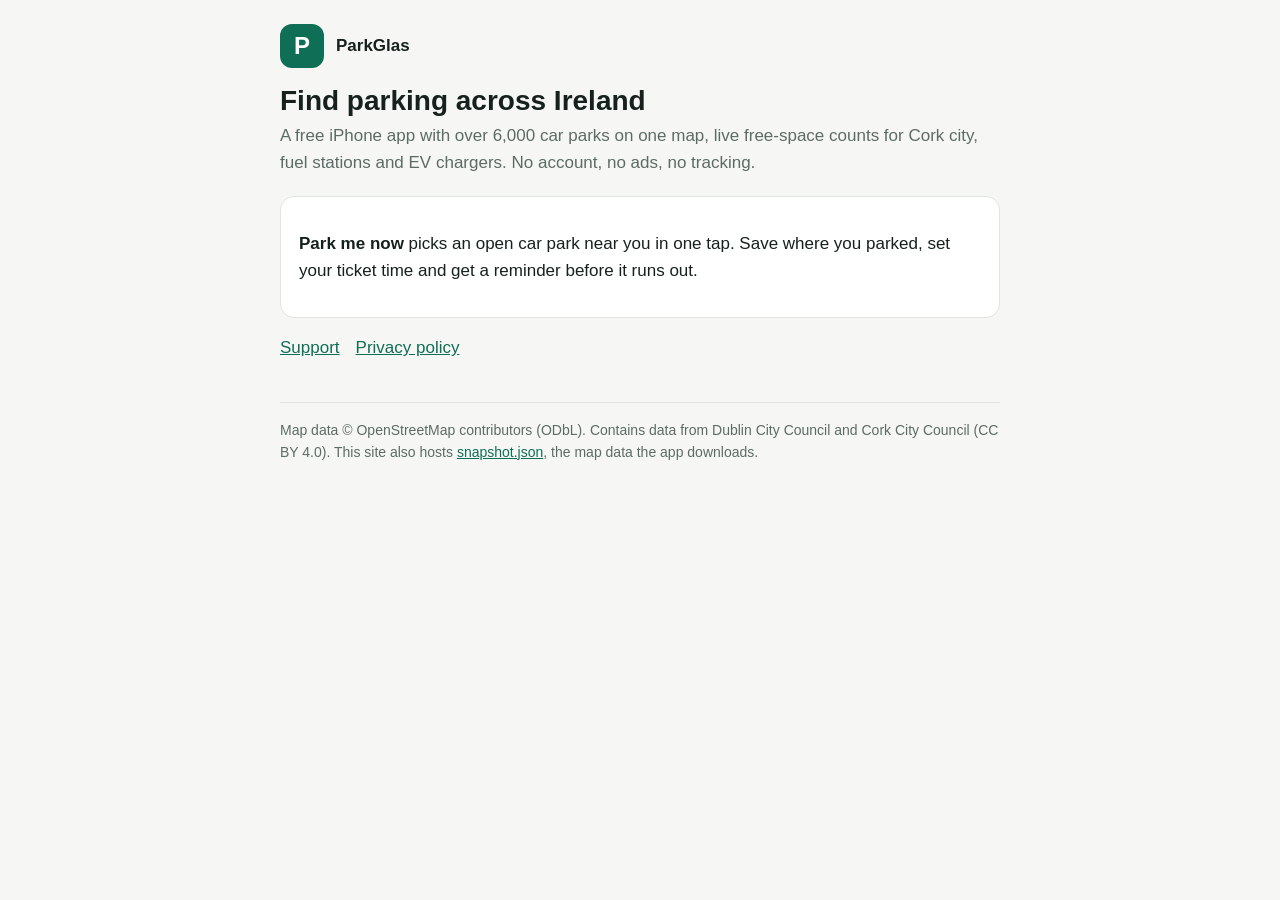
<file: web/index.html>
<!doctype html>
<html lang="en"><head><meta charset="utf-8"><meta name="viewport" content="width=device-width, initial-scale=1">
<title>ParkGlas: parking across Ireland</title><link rel="stylesheet" href="style.css"></head>
<body><main>
<header><div class="mark">P</div><strong>ParkGlas</strong></header>
<h1>Find parking across Ireland</h1>
<p class="sub">A free iPhone app with over 6,000 car parks on one map, live free-space counts for Cork city, fuel stations and EV chargers. No account, no ads, no tracking.</p>
<div class="card">
<p><strong>Park me now</strong> picks an open car park near you in one tap. Save where you parked, set your ticket time and get a reminder before it runs out.</p>
</div>
<nav><a href="support.html">Support</a><a href="privacy.html">Privacy policy</a></nav>
<footer>Map data © OpenStreetMap contributors (ODbL). Contains data from Dublin City Council and Cork City Council (CC BY 4.0). This site also hosts <a href="snapshot.json">snapshot.json</a>, the map data the app downloads.</footer>
</main></body></html>
</file>
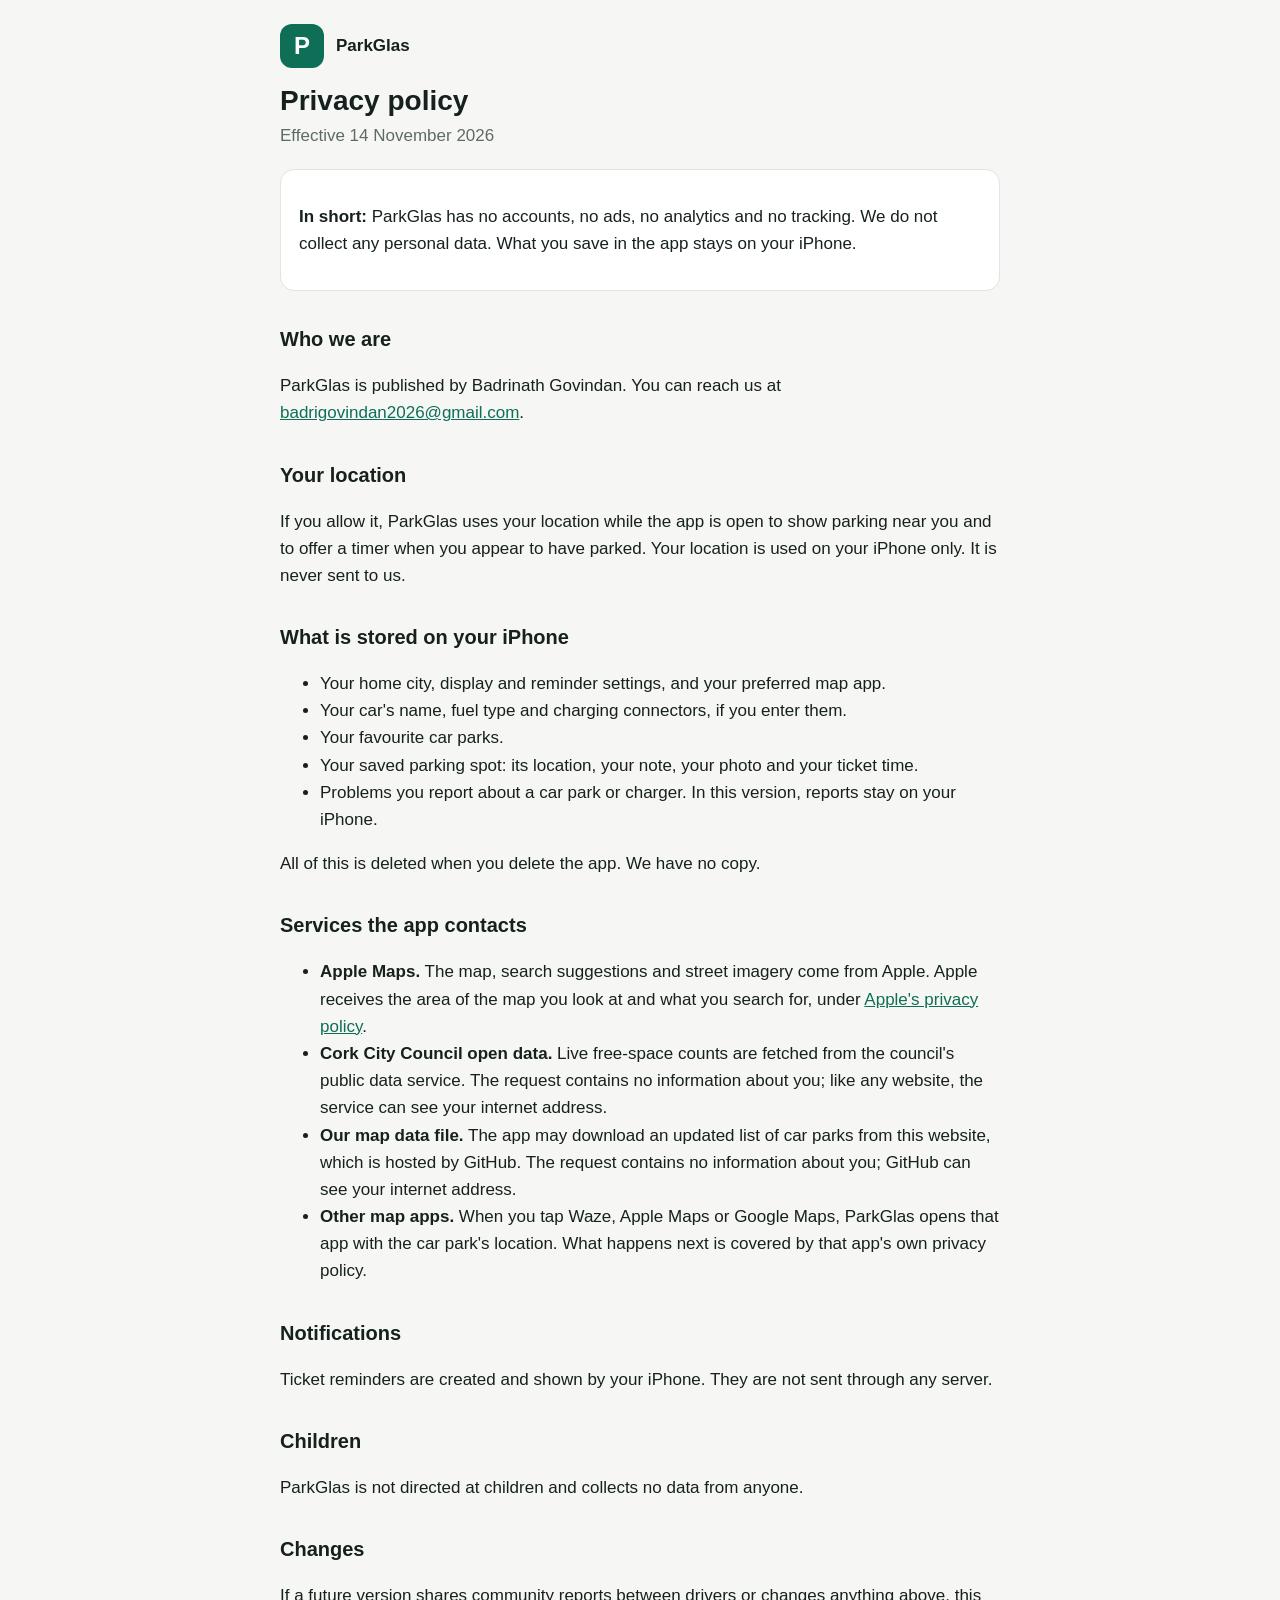
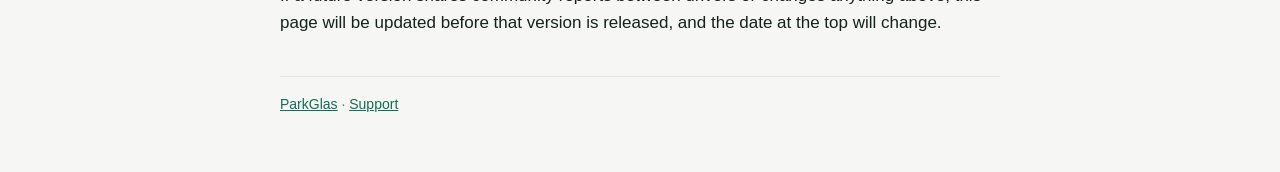
<file: web/privacy.html>
<!doctype html>
<html lang="en"><head><meta charset="utf-8"><meta name="viewport" content="width=device-width, initial-scale=1">
<title>ParkGlas privacy policy</title><link rel="stylesheet" href="style.css"></head>
<body><main>
<header><div class="mark">P</div><strong>ParkGlas</strong></header>
<h1>Privacy policy</h1>
<p class="sub">Effective 14 November 2026</p>
<div class="card"><p><strong>In short:</strong> ParkGlas has no accounts, no ads, no analytics and no tracking. We do not collect any personal data. What you save in the app stays on your iPhone.</p></div>

<h2>Who we are</h2>
<p>ParkGlas is published by Badrinath Govindan. You can reach us at <a href="mailto:badrigovindan2026@gmail.com">badrigovindan2026@gmail.com</a>.</p>

<h2>Your location</h2>
<p>If you allow it, ParkGlas uses your location while the app is open to show parking near you and to offer a timer when you appear to have parked. Your location is used on your iPhone only. It is never sent to us.</p>

<h2>What is stored on your iPhone</h2>
<ul>
<li>Your home city, display and reminder settings, and your preferred map app.</li>
<li>Your car's name, fuel type and charging connectors, if you enter them.</li>
<li>Your favourite car parks.</li>
<li>Your saved parking spot: its location, your note, your photo and your ticket time.</li>
<li>Problems you report about a car park or charger. In this version, reports stay on your iPhone.</li>
</ul>
<p>All of this is deleted when you delete the app. We have no copy.</p>

<h2>Services the app contacts</h2>
<ul>
<li><strong>Apple Maps.</strong> The map, search suggestions and street imagery come from Apple. Apple receives the area of the map you look at and what you search for, under <a href="https://www.apple.com/legal/privacy/">Apple's privacy policy</a>.</li>
<li><strong>Cork City Council open data.</strong> Live free-space counts are fetched from the council's public data service. The request contains no information about you; like any website, the service can see your internet address.</li>
<li><strong>Our map data file.</strong> The app may download an updated list of car parks from this website, which is hosted by GitHub. The request contains no information about you; GitHub can see your internet address.</li>
<li><strong>Other map apps.</strong> When you tap Waze, Apple Maps or Google Maps, ParkGlas opens that app with the car park's location. What happens next is covered by that app's own privacy policy.</li>
</ul>

<h2>Notifications</h2>
<p>Ticket reminders are created and shown by your iPhone. They are not sent through any server.</p>

<h2>Children</h2>
<p>ParkGlas is not directed at children and collects no data from anyone.</p>

<h2>Changes</h2>
<p>If a future version shares community reports between drivers or changes anything above, this page will be updated before that version is released, and the date at the top will change.</p>

<footer><a href="index.html">ParkGlas</a> · <a href="support.html">Support</a></footer>
</main></body></html>
</file>
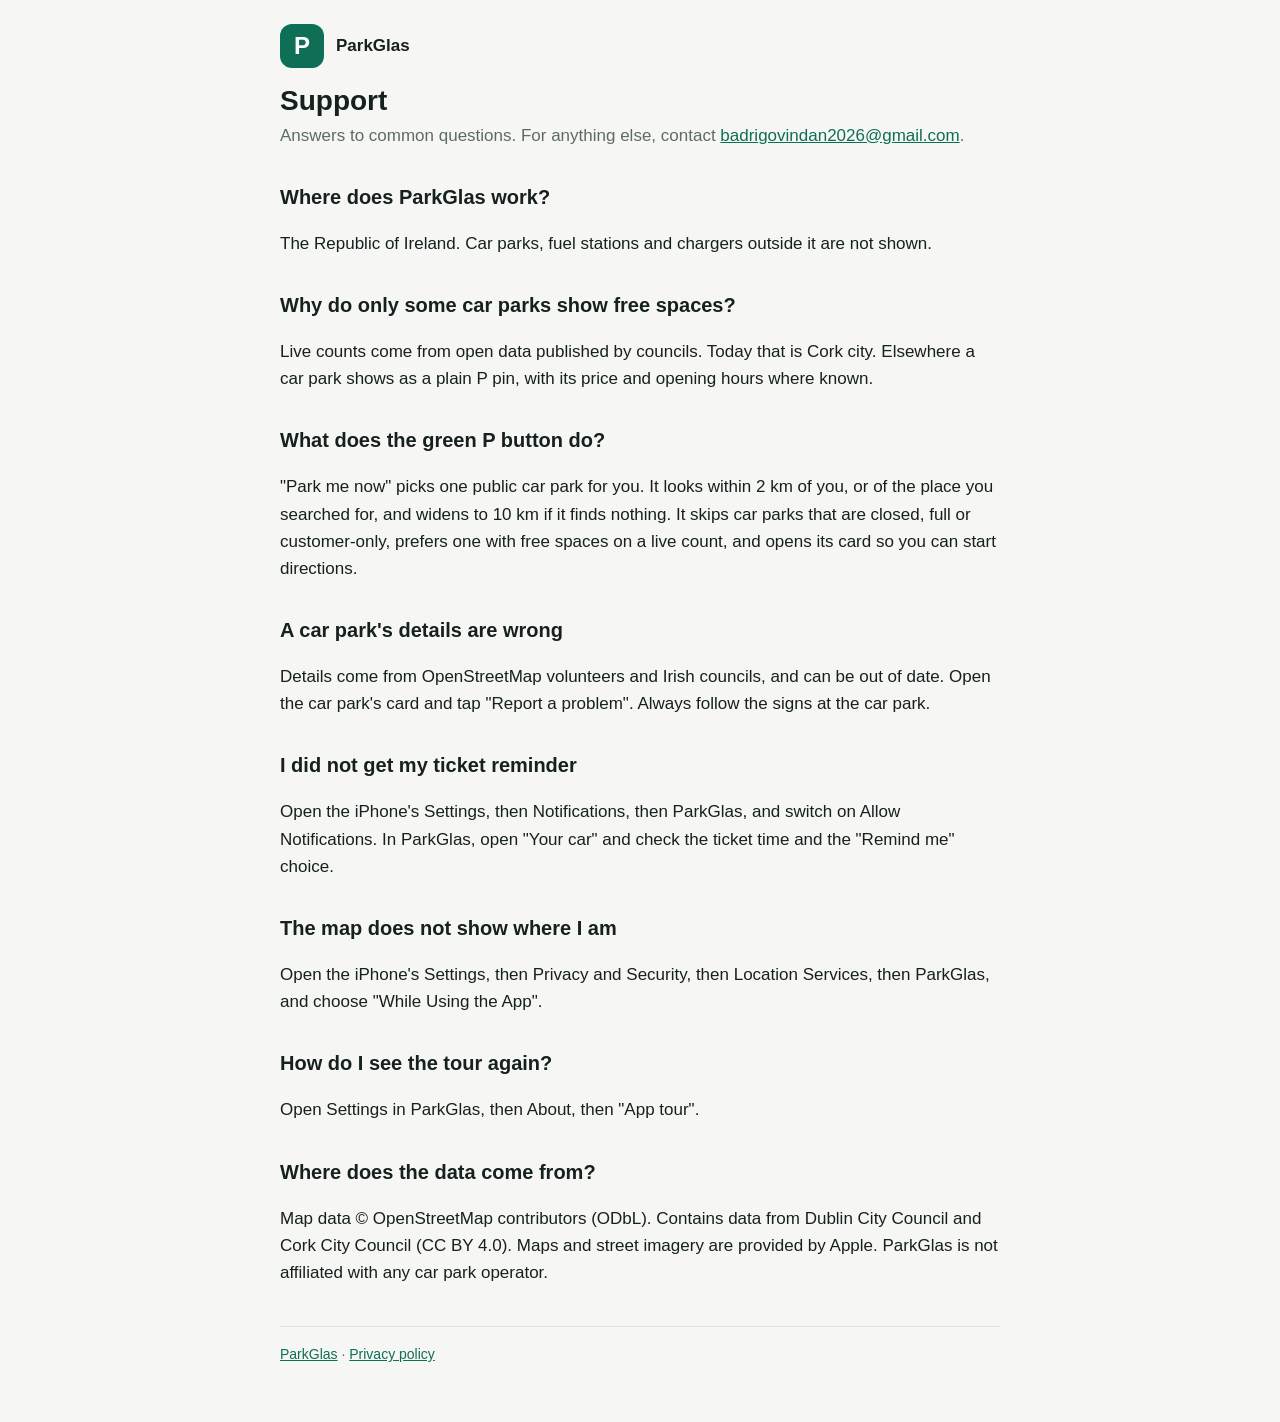
<file: web/support.html>
<!doctype html>
<html lang="en"><head><meta charset="utf-8"><meta name="viewport" content="width=device-width, initial-scale=1">
<title>ParkGlas support</title><link rel="stylesheet" href="style.css"></head>
<body><main>
<header><div class="mark">P</div><strong>ParkGlas</strong></header>
<h1>Support</h1>
<p class="sub">Answers to common questions. For anything else, contact <a href="mailto:badrigovindan2026@gmail.com">badrigovindan2026@gmail.com</a>.</p>

<h2>Where does ParkGlas work?</h2>
<p>The Republic of Ireland. Car parks, fuel stations and chargers outside it are not shown.</p>

<h2>Why do only some car parks show free spaces?</h2>
<p>Live counts come from open data published by councils. Today that is Cork city. Elsewhere a car park shows as a plain P pin, with its price and opening hours where known.</p>

<h2>What does the green P button do?</h2>
<p>"Park me now" picks one public car park for you. It looks within 2 km of you, or of the place you searched for, and widens to 10 km if it finds nothing. It skips car parks that are closed, full or customer-only, prefers one with free spaces on a live count, and opens its card so you can start directions.</p>

<h2>A car park's details are wrong</h2>
<p>Details come from OpenStreetMap volunteers and Irish councils, and can be out of date. Open the car park's card and tap "Report a problem". Always follow the signs at the car park.</p>

<h2>I did not get my ticket reminder</h2>
<p>Open the iPhone's Settings, then Notifications, then ParkGlas, and switch on Allow Notifications. In ParkGlas, open "Your car" and check the ticket time and the "Remind me" choice.</p>

<h2>The map does not show where I am</h2>
<p>Open the iPhone's Settings, then Privacy and Security, then Location Services, then ParkGlas, and choose "While Using the App".</p>

<h2>How do I see the tour again?</h2>
<p>Open Settings in ParkGlas, then About, then "App tour".</p>

<h2>Where does the data come from?</h2>
<p>Map data © OpenStreetMap contributors (ODbL). Contains data from Dublin City Council and Cork City Council (CC BY 4.0). Maps and street imagery are provided by Apple. ParkGlas is not affiliated with any car park operator.</p>

<footer><a href="index.html">ParkGlas</a> · <a href="privacy.html">Privacy policy</a></footer>
</main></body></html>
</file>
<file: web/style.css>
:root{--bg:#f6f7f5;--card:#fff;--text:#16211d;--muted:#5d6b65;--line:#dfe5e1;--brand:#0F6E56}
@media (prefers-color-scheme:dark){:root{--bg:#101513;--card:#18201d;--text:#e9efec;--muted:#9aa8a1;--line:#2a3531;--brand:#5DCAA5}}
*{box-sizing:border-box}
body{margin:0;background:var(--bg);color:var(--text);font:17px/1.6 -apple-system,BlinkMacSystemFont,"Segoe UI",sans-serif;padding:24px 16px 56px}
main{max-width:720px;margin:0 auto}
header{display:flex;align-items:center;gap:12px;margin-bottom:8px}
.mark{width:44px;height:44px;border-radius:12px;background:#0F6E56;color:#fff;display:grid;place-items:center;font-weight:700;font-size:24px}
h1{font-size:28px;line-height:1.2;margin:16px 0 4px}
h2{font-size:20px;margin:32px 0 8px}
p,li{color:var(--text)}
.sub{color:var(--muted);margin:0 0 20px}
.card{background:var(--card);border:1px solid var(--line);border-radius:14px;padding:16px 18px;margin:16px 0}
a{color:var(--brand)}
nav a{margin-right:16px}
footer{margin-top:40px;color:var(--muted);font-size:14px;border-top:1px solid var(--line);padding-top:16px}
</file>
